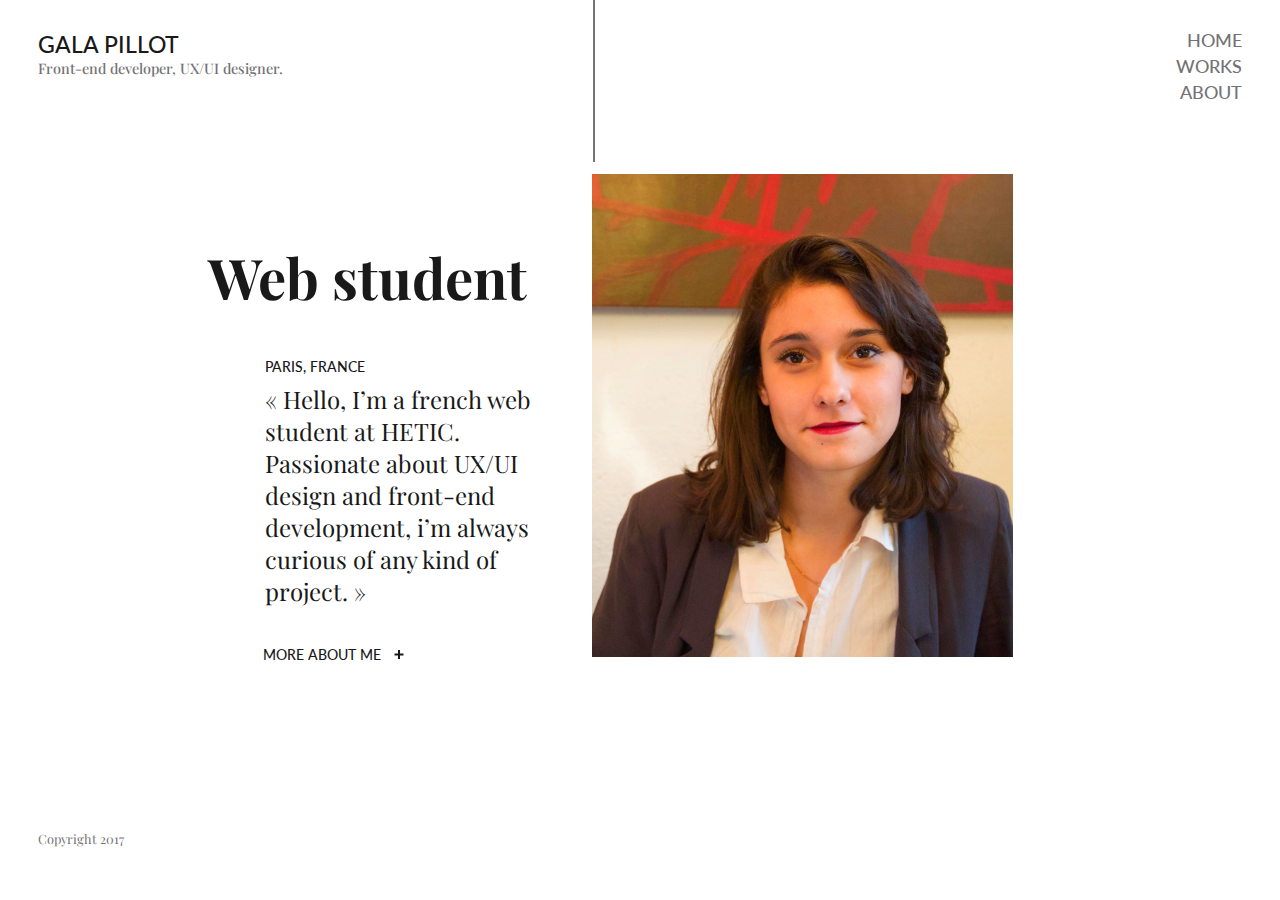
<file: index.html>
<!DOCTYPE html>
<html lang="en">
<head>
	<meta charset="UTF-8">
	<meta name="viewport" content="width=device-width, initial-scale=0.0, user-scalable=no, minimum-scale=1.0, maximum-scale=1.0"/>
  <meta http-equiv="X-UA-Compatible" content="ie=edge">
	<meta name="description" content="Freelancing student in Paris. Front-end Developer, UX/UI Designer and SEO Consultant."/>
	<meta name="keywords" content="freelance,SEO consulting,front-end developer,freelance developer,UX design,UI design,freelance designer,web consulting">
	<link rel="stylesheet" href="styles/main.css">
	<link rel="stylesheet" href="styles/medias.css">
	<!--[if lt IE 9]>
  	<script src="http://css3-mediaqueries-js.googlecode.com/svn/trunk/css3-mediaqueries.js"></script>
	<![endif]-->
	<link href="https://fonts.googleapis.com/css?family=Playfair+Display:400,700" rel="stylesheet">
	<link href="https://fonts.googleapis.com/css?family=Lato:400,700" rel="stylesheet">
	<link rel="stylesheet" href="styles/animate.css">
  <link rel="icon" type="image/png" href="images/favicon.png">
  <!--[if IE]><link rel="shortcut icon" type="image/x-icon" href="images/favicon.ico" /><![endif]-->
	<title>Gala Pillot | Portfolio</title>
</head>
<body>
	<div class="Menu_Burger">
		<img id="Menu_Burger_Close" src="images/burgerclose.png" alt="Close" onclick="closeMenu();">
		<ul class="Menu_Burger_List">
			<li><a href="index.html">home</a></li>
			<li><a href="works.html">works</a></li>
			<li><a href="about.html">about</a></li>
		</ul>
	</div>
	<div class="Container">
		<div class="Container_Header">
			<div class="Container_Name">
				<h1>Gala Pillot</h1>
				<h6>Front-end developer, UX/UI designer.</h6>
			</div>
			<div class="Container_Line1"></div>
			<div class="Container_Menu">
				<img class="Container_Menu_Burger" src="images/burger.png" alt="Menu" onclick="openMenu();">
				<ul class="Container_Menu_List">
					<li><a href="index.html">home</a></li>
					<li><a href="works.html">works</a></li>
					<li><a href="about.html">about</a></li>
				</ul>
			</div>
		</div>

		<div class="Container_Content">
			<div class="Container_Text">
				<div class="Container_Bio bio animated">
					<h1>Web student</h1>
					<h4>paris, france</h4>
					<p>« Hello, I’m a french web student at HETIC. Passionate about UX/UI design and front-end development, i’m always curious of any kind of project. »</p>
				</div>
				<div class="Container_Text_Button">
					<a href="about.html"><div class="Container_Button button" onmouseover="buttonIn();" onmouseout="buttonOut();">
						<h4 id="Text_Button">more about me</h4>
						<img src="images/plus.png" alt="More" class="Img_Button imgB">
					</div></a>
				</div>
			</div>
			<div class="Container_Image" onmouseover="transitionIn();" onmouseout="transitionOut();">
				<img id="Gala" src="images/galaa.jpg" alt="Gala Pillot">
			</div>
		</div>


		<h6 class=Container_Footer>Copyright 2017</h6>
	</div>

	<script src="scripts/main.js"></script>
	<script src="https://ajax.googleapis.com/ajax/libs/jquery/3.1.1/jquery.min.js"></script>
</body>
</html>
</file>
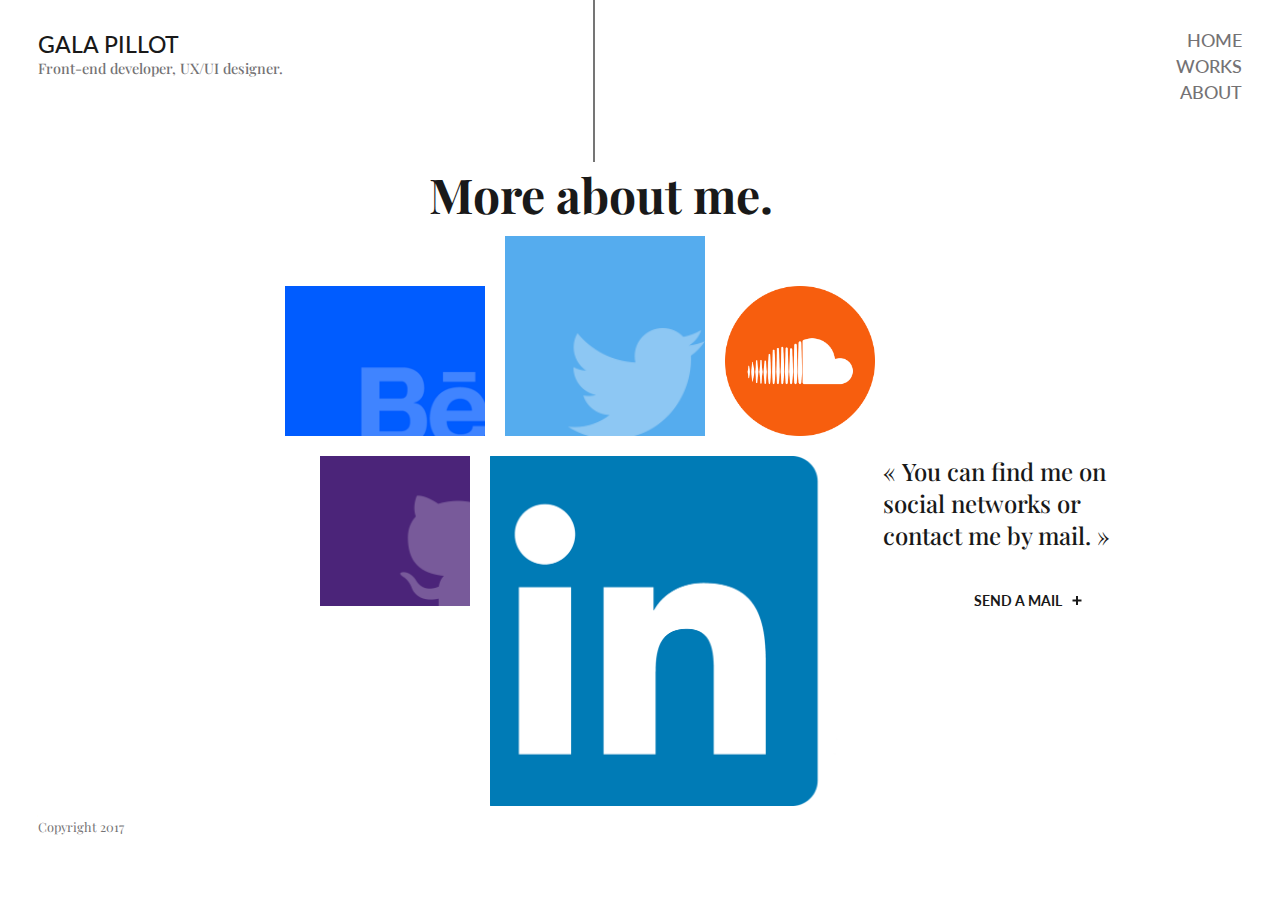
<file: about.html>
<!DOCTYPE html>
<html lang="en">
<head>
  <meta charset="UTF-8">
	<meta name="viewport" content="width=device-width, initial-scale=0.0, user-scalable=no, minimum-scale=1.0, maximum-scale=1.0"/>
  <meta http-equiv="X-UA-Compatible" content="ie=edge">
	<meta name="description" content="Freelancing student in Paris. Front-end Developer, UX/UI Designer and SEO Consultant."/>
	<meta name="keywords" content="freelance,SEO consulting,front-end developer,freelance developer,UX design,UI design,freelance designer,web consulting">
	<link rel="stylesheet" href="styles/main.css">
	<link rel="stylesheet" href="styles/medias.css">
	<!--[if lt IE 9]>
  	<script src="http://css3-mediaqueries-js.googlecode.com/svn/trunk/css3-mediaqueries.js"></script>
	<![endif]-->
	<link href="https://fonts.googleapis.com/css?family=Playfair+Display:400,700" rel="stylesheet">
	<link href="https://fonts.googleapis.com/css?family=Lato:400,700" rel="stylesheet">
	<link rel="stylesheet" href="styles/animate.css">
  <link rel="icon" type="image/png" href="images/favicon.png">
	<!--[if IE]><link rel="shortcut icon" type="image/x-icon" href="images/favicon.ico" /><![endif]-->
	<title>Gala Pillot | Portfolio</title>
</head>
<body>

  <div class="Menu_Burger">
		<img id="Menu_Burger_Close" src="images/burgerclose.png" alt="Close" onclick="closeMenu();">
		<ul class="Menu_Burger_List">
			<li><a href="index.html">home</a></li>
			<li><a href="works.html">works</a></li>
			<li><a href="about.html">about</a></li>
		</ul>
	</div>
	<div class="Container">
    <div class="Container_Header">
			<div class="Container_Name">
				<h1>Gala Pillot</h1>
				<h6>Front-end developer, UX/UI designer.</h6>
			</div>
			<div class="Container_Line1" id="Container_Line_About"></div>
			<div class="Container_Menu">
				<img class="Container_Menu_Burger" src="images/burger.png" alt="Menu" onclick="openMenu();">
				<ul class="Container_Menu_List">
					<li><a href="index.html">home</a></li>
					<li><a href="works.html">works</a></li>
					<li><a href="about.html">about</a></li>
				</ul>
			</div>
		</div>

    <div class="Container_Titre">More about me.</div>
    <div class="Container_Blocks_Up">
  		<a href="https://www.behance.net/galapillot" target="_blank"><div class="Container_Block1"></div></a>
  		<a href="https://twitter.com/galapillot" target="_blank"><div class="Container_Block2"></div></a>
  		<a href="https://soundcloud.com/gala-pillot" target="_blank"><div class="Container_Block3"></div></a>
		</div>

		<div class="Container_Blocks_Down">
  		<a href="https://github.com/Galalafm" target="_blank"><div class="Container_Block4"></div></a>
  		<a href="https://www.linkedin.com/in/GalaPillot/" target="_blank"><div class="Container_Block5"></div></a>
    </div>

    <div class="Container_Text" id="Container_Text_About"><h3>« You can find me on social networks or contact me by mail. »</h3></div>
    <div class="Container_Text_Button_About">
      <a href="mailto:gala.pill@gmail.com" target="_top"><div class="Container_Button_About button" onmouseover="buttonIn();" onmouseout="buttonOut();">
        <h4 id="Text_Button">send a mail</h4>
        <img src="images/plus.png" alt="More" class="Img_Button imgB">
      </div></a>
    </div>
    <h6 class=Container_Footer_About>Copyright 2017</h6>
  </div>


  <script src="scripts/main.js"></script>
  <script src="https://ajax.googleapis.com/ajax/libs/jquery/3.1.1/jquery.min.js"></script>
</body>
</html>
</file>
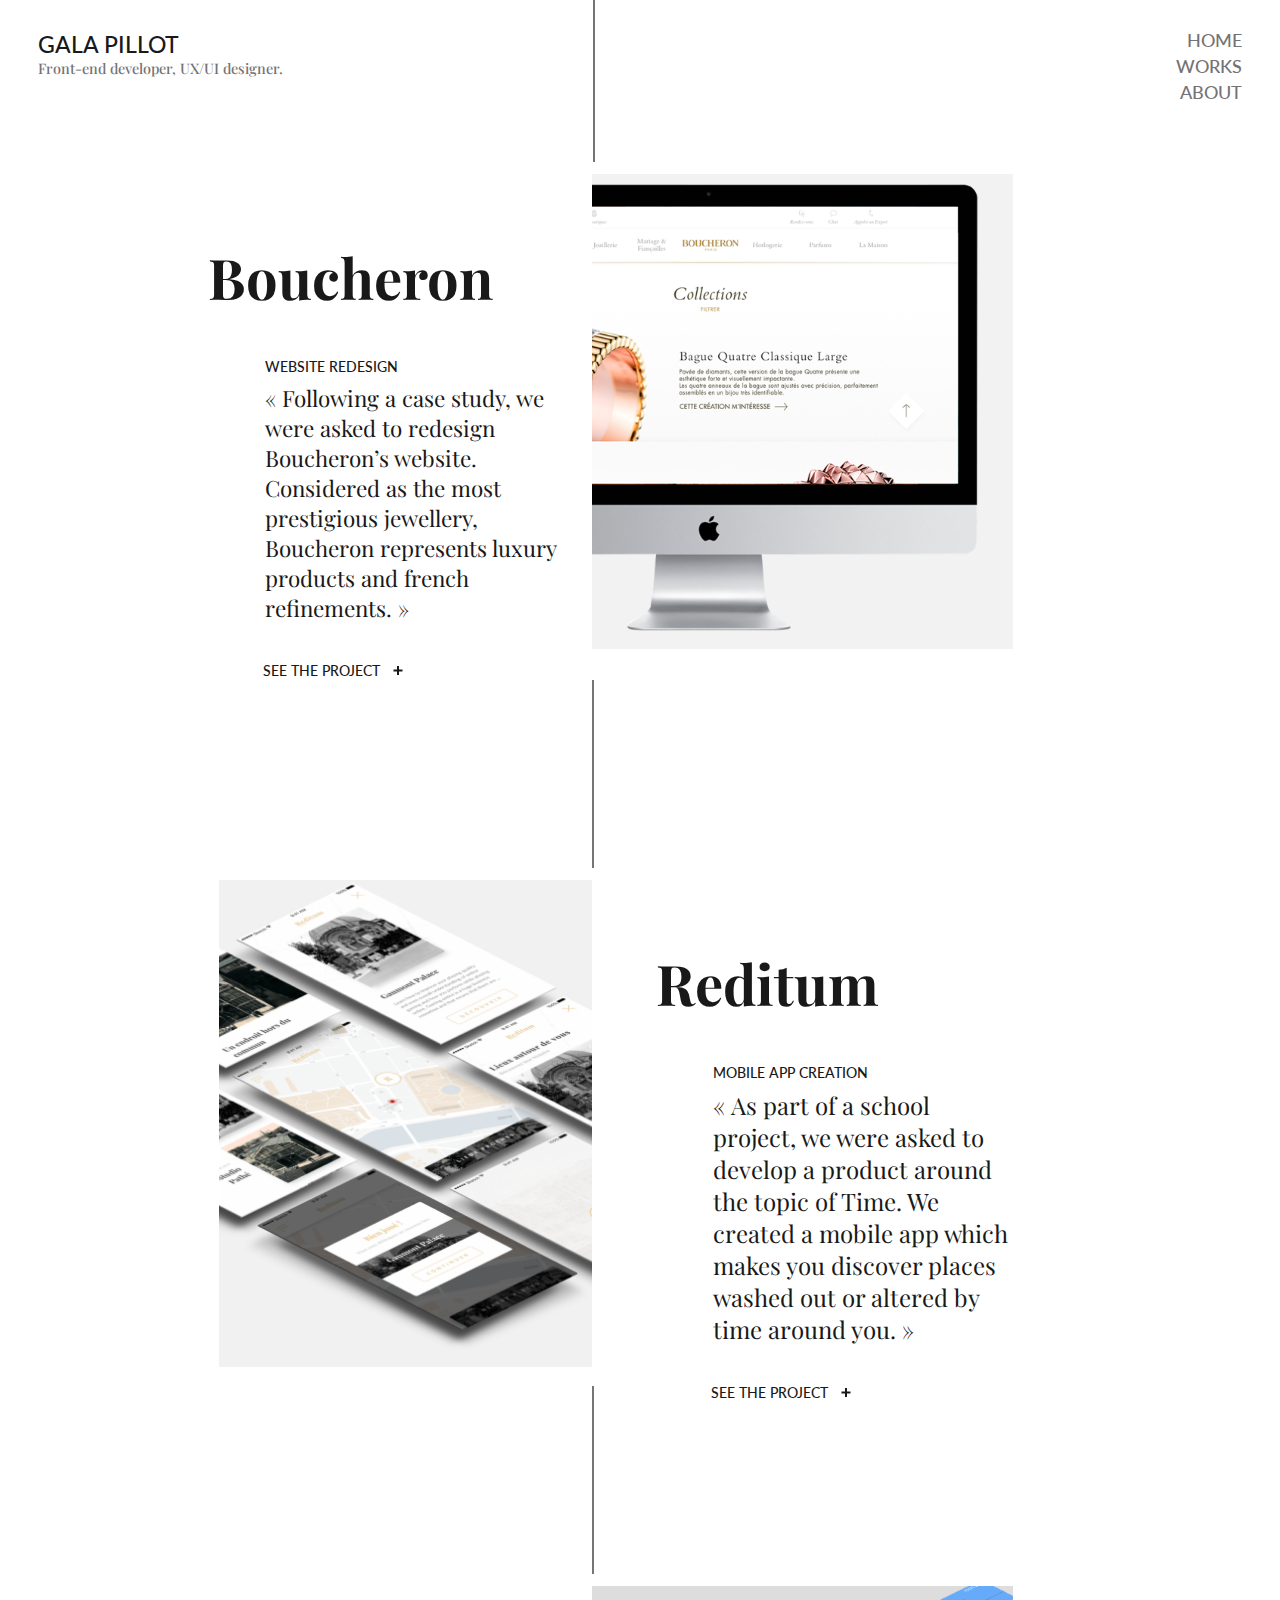
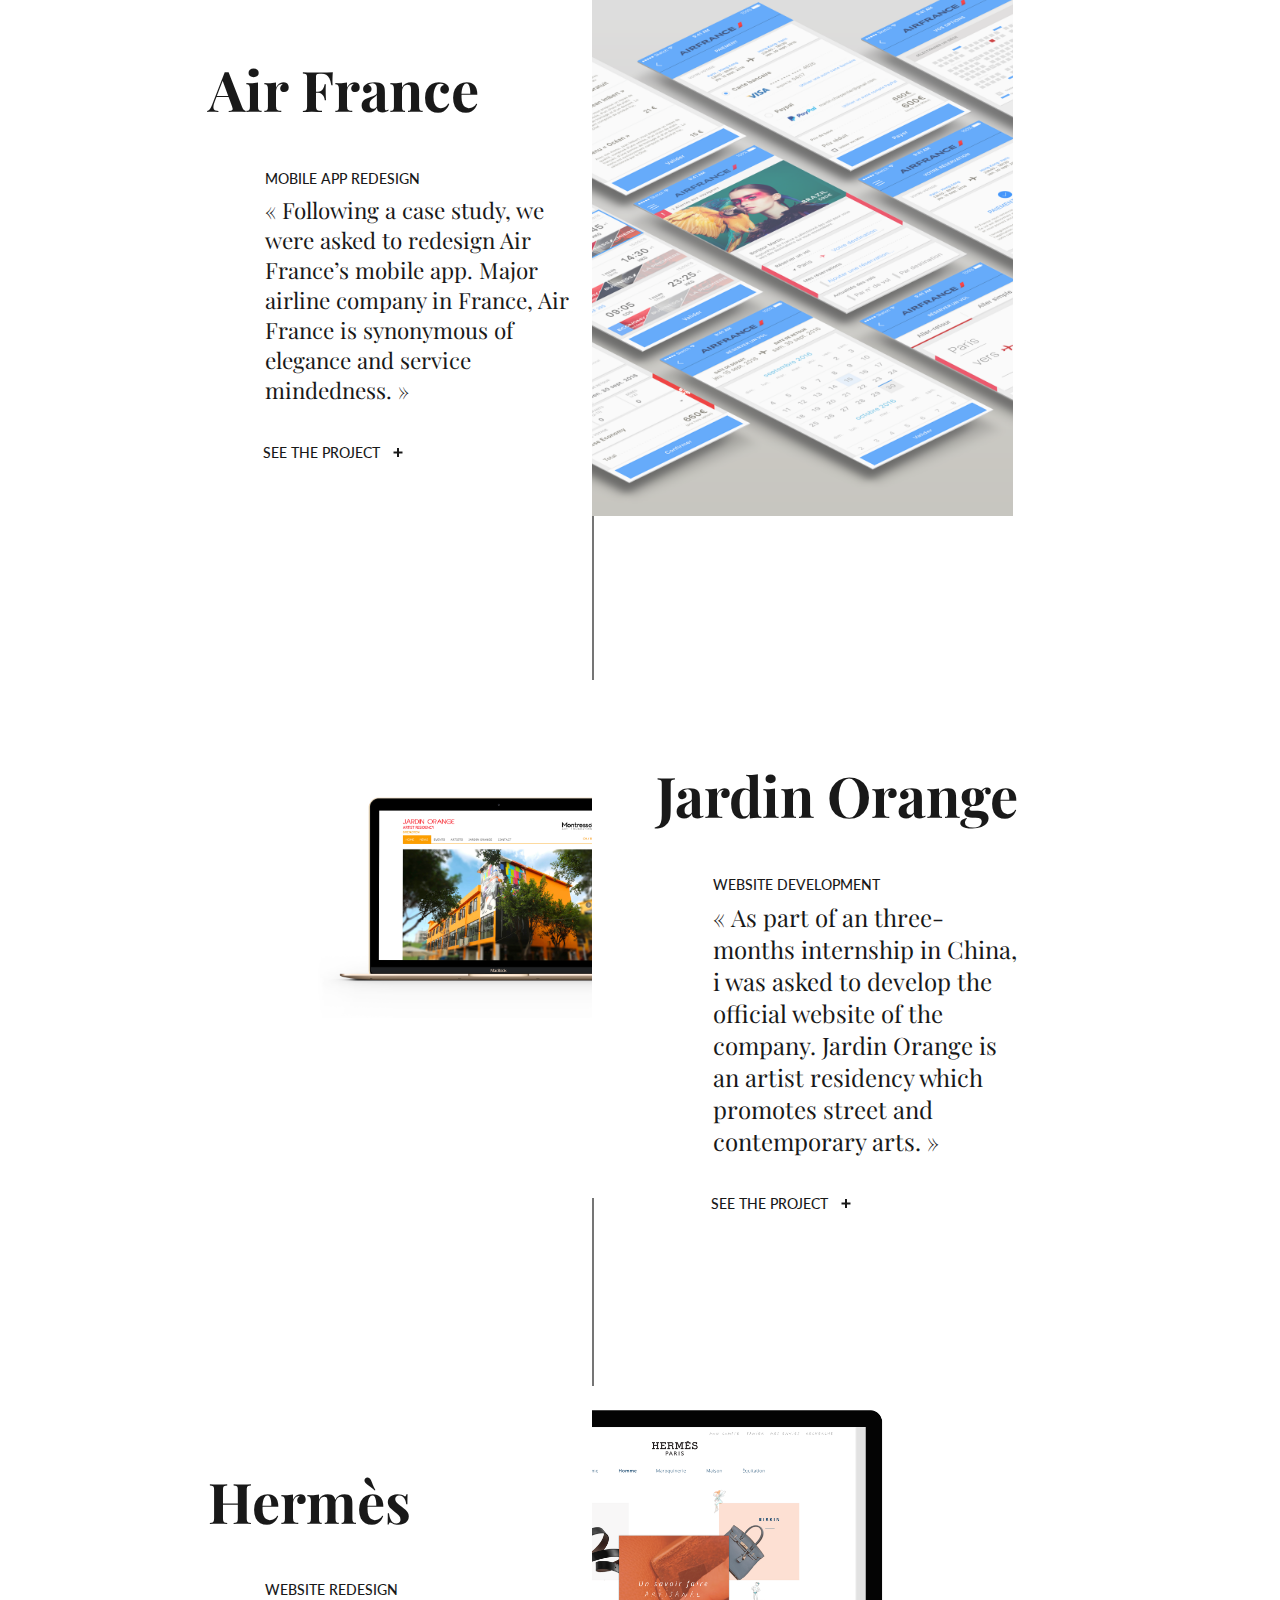
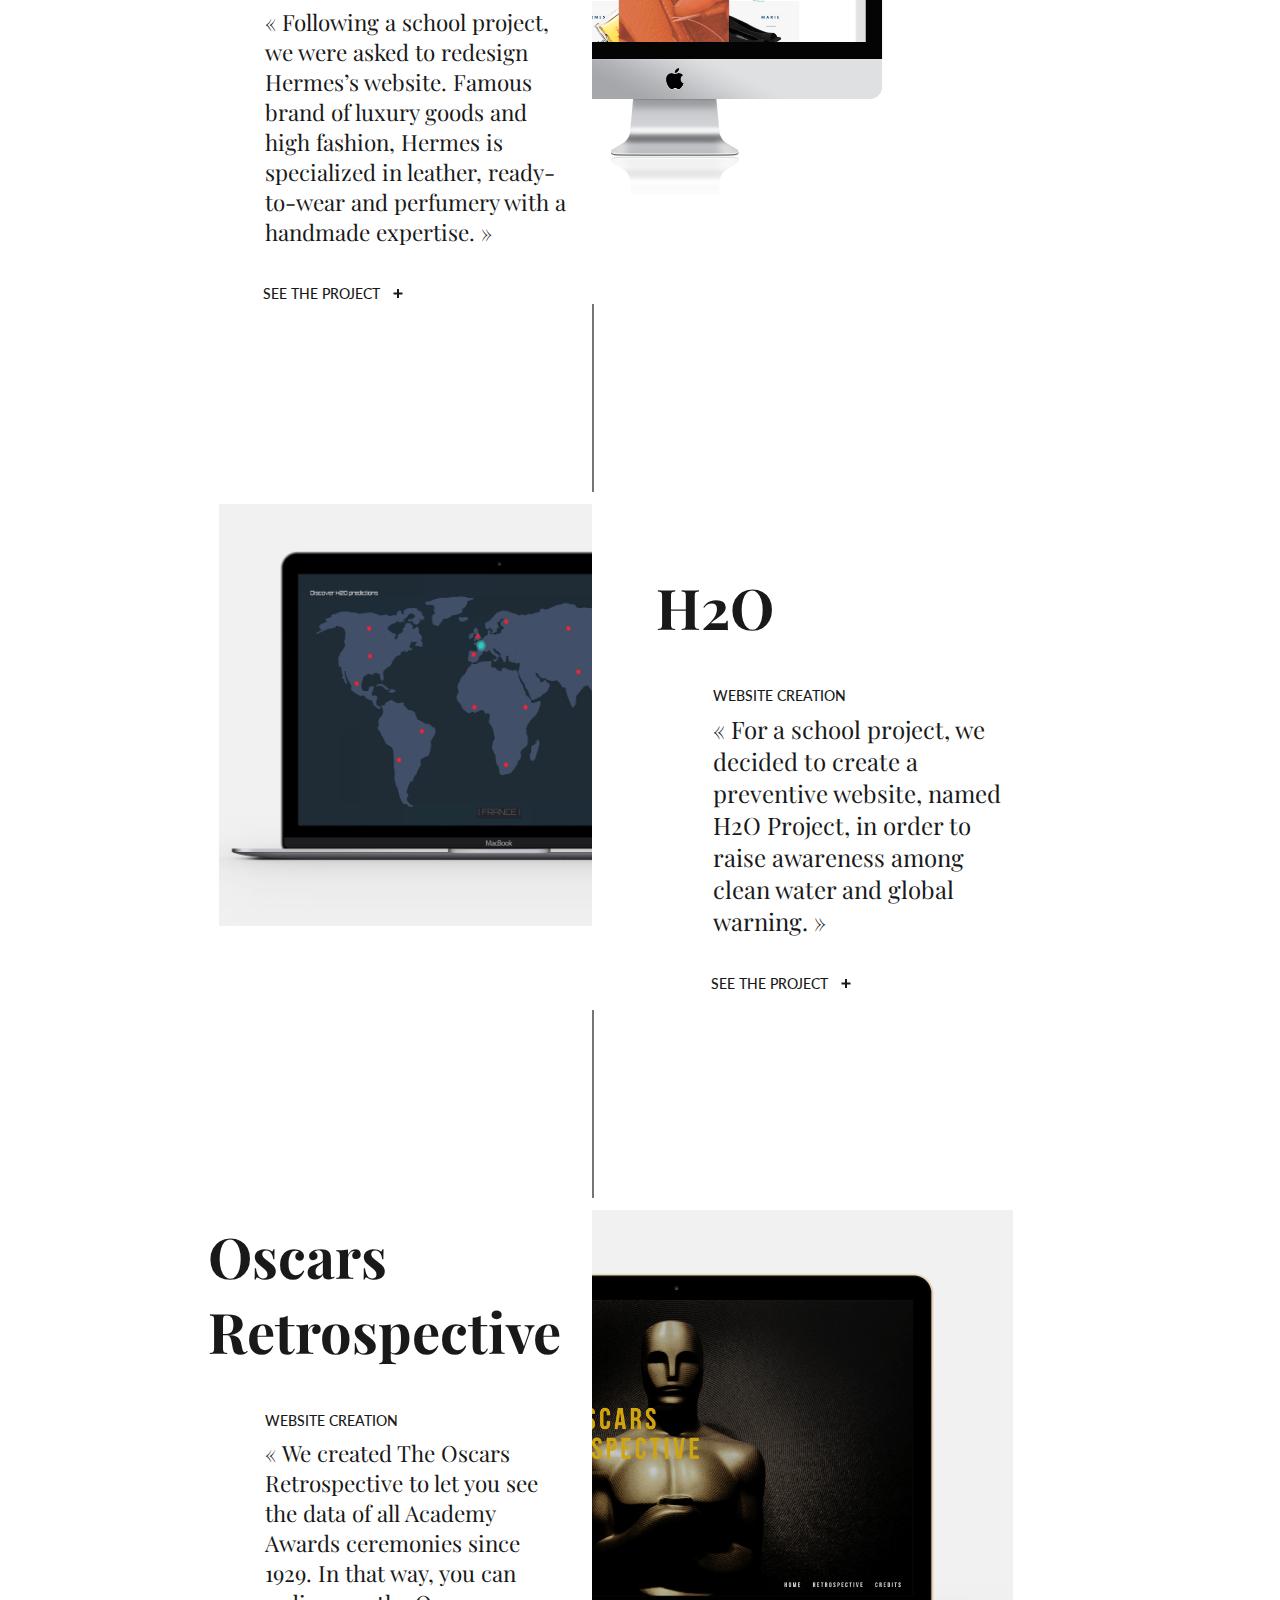
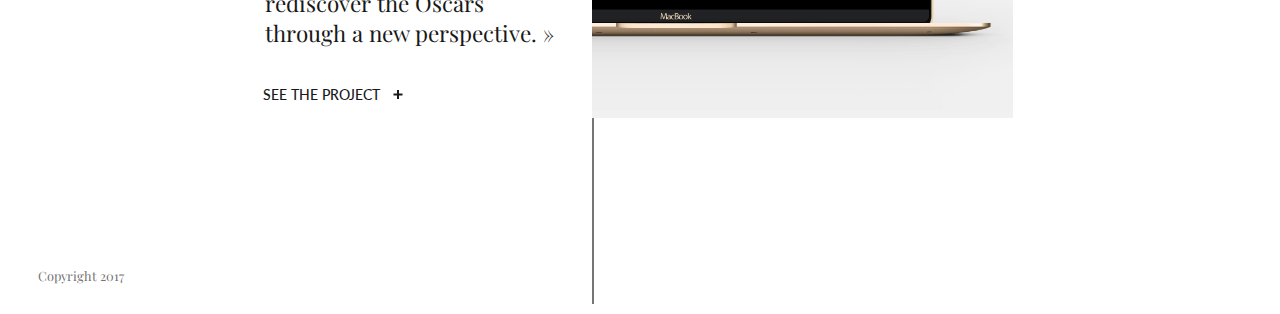
<file: works.html>
<!DOCTYPE html>
<html lang="en">
<head>
  <meta charset="UTF-8">
	<meta name="viewport" content="width=device-width, initial-scale=0.0, user-scalable=no, minimum-scale=1.0, maximum-scale=1.0"/>
  <meta http-equiv="X-UA-Compatible" content="ie=edge">
	<meta name="description" content="Freelancing student in Paris. Front-end Developer, UX/UI Designer and SEO Consultant."/>
	<meta name="keywords" content="freelance,SEO consulting,front-end developer,freelance developer,UX design,UI design,freelance designer,web consulting">
	<link rel="stylesheet" href="styles/main.css">
	<link rel="stylesheet" href="styles/medias.css">
	<!--[if lt IE 9]>
  	<script src="http://css3-mediaqueries-js.googlecode.com/svn/trunk/css3-mediaqueries.js"></script>
	<![endif]-->
	<link href="https://fonts.googleapis.com/css?family=Playfair+Display:400,700" rel="stylesheet">
	<link href="https://fonts.googleapis.com/css?family=Lato:400,700" rel="stylesheet">
	<link rel="stylesheet" href="styles/animate.css">
  <link rel="icon" type="image/png" href="images/favicon.png">
  <!--[if IE]><link rel="shortcut icon" type="image/x-icon" href="images/favicon.ico" /><![endif]-->
	<title>Gala Pillot | Portfolio</title>
</head>
<body>

	<div class="Menu_Burger">
		<img id="Menu_Burger_Close" src="images/burgerclose.png" alt="Close" onclick="closeMenu();">
		<ul class="Menu_Burger_List">
			<li><a href="index.html">home</a></li>
			<li><a href="works.html">works</a></li>
			<li><a href="about.html">about</a></li>
		</ul>
	</div>
	<div class="Container">
		<div class="Container_Header">
			<div class="Container_Name">
				<h1>Gala Pillot</h1>
				<h6>Front-end developer, UX/UI designer.</h6>
			</div>
			<div class="Container_Line1"></div>
			<div class="Container_Menu">
				<img class="Container_Menu_Burger" src="images/burger.png" alt="Menu" onclick="openMenu();">
				<ul class="Container_Menu_List">
					<li><a href="index.html">home</a></li>
					<li><a href="works.html">works</a></li>
					<li><a href="about.html">about</a></li>
				</ul>
			</div>
		</div>

		<!-- Boucheron -->
		<div class="Container_Content">
			<div class="Container_Text_Works text1">
				<div class="Container_Bio bio1 animated">
					<h1>Boucheron</h1>
					<h4>website redesign</h4>
					<p>« Following a case study, we were asked to redesign Boucheron’s website. Considered as the most prestigious jewellery, Boucheron represents luxury products and french refinements. »</p>
				</div>
				<div class="Container_Text_Button">
					<a href="https://projects.invisionapp.com/share/ZQ98YY59T#/screens" target="_blank"><div class="Container_Button button1" onmouseover="buttonIn();" onmouseout="buttonOut();">
						<h4 id="Text_Button" class="textB1">see the project</h4>
						<img src="images/plus.png" alt="More" class="Img_Button imgB1">
					</div></a>
				</div>
			</div>
			<div class="Container_Image_Works work1" onmouseover="transitionIn();" onmouseout="transitionOut();">
				<img id="Boucheron" src="images/boucheron.png" alt="Boucheron Website">
			</div>
		</div>

		<div class="Container_Line2"></div>

		<!-- Reditum -->
		<div class="Container_Content_Left">
			<div class="Container_Text_Left">
				<div class="Container_Bio_Left bioL1 animated">
					<h1>Reditum</h1>
					<h4>mobile app creation</h4>
					<p>« As part of a school project, we were asked to develop a product around the topic of Time. We created a mobile app which makes you discover places washed out or altered by time around you. »</p>
				</div>
				<div class="Container_Text_Button_Left">
					<a href="http://www.galapillot.com/reditum" target="_blank"><div class="Container_Button_Left buttonL1" onmouseover="buttonInLeft();" onmouseout="buttonOutLeft();">
						<h4 id="Text_Button_Left" class="textBL1">see the project</h4>
						<img src="images/plus.png" alt="More" class="Img_Button_Left imgBL1">
					</div></a>
				</div>
			</div>
			<div class="Container_Image_Left imgL1" onmouseover="transitionInLeft();" onmouseout="transitionOutLeft();">
				<img id="Reditum" src="images/reditum.png" alt="Boucheron Website">
			</div>
		</div>

		<div class="Container_Line2"></div>

		<!-- AirFrance -->
		<div class="Container_Content">
			<div class="Container_Text_Works">
				<div class="Container_Bio bio2 animated">
					<h1>Air France</h1>
					<h4>mobile app redesign</h4>
					<p>« Following a case study, we were asked to redesign Air France’s mobile app. Major airline company in France, Air France is synonymous of elegance and service mindedness. »</p>
				</div>
				<div class="Container_Text_Button">
					<a href="https://marvelapp.com/10b3h80" target="_blank"><div class="Container_Button button2" onmouseover="buttonIn();" onmouseout="buttonOut();">
						<h4 id="Text_Button" class="textB2">see the project</h4>
						<img src="images/plus.png" alt="More" class="Img_Button imgB2">
					</div></a>
				</div>
			</div>
			<div class="Container_Image_Works work2" onmouseover="transitionIn();" onmouseout="transitionOut();">
				<img id="AirFrance" src="images/airfrance.png" alt="AirFrance App">
			</div>
		</div>

		<div class="Container_Line2"></div>

		<!-- Jardin Orange -->
		<div class="Container_Content_Left">
			<div class="Container_Text_Left">
				<div class="Container_Bio_Left bioL2 animated">
					<h1>Jardin Orange</h1>
					<h4>website development</h4>
					<p>« As part of an three-months internship in China, i was asked to develop the official website of the company. Jardin Orange is an artist residency which promotes street and contemporary arts. »</p>
				</div>
				<div class="Container_Text_Button_Left">
					<a href="http://www.jardinorange.com/" target="_blank"><div class="Container_Button_Left buttonL2" onmouseover="buttonInLeft();" onmouseout="buttonOutLeft();">
						<h4 id="Text_Button_Left" class="textBL2">see the project</h4>
						<img src="images/plus.png" alt="More" class="Img_Button_Left imgBL2">
					</div></a>
				</div>
			</div>
			<div class="Container_Image_Left imgL2" onmouseover="transitionInLeft();" onmouseout="transitionOutLeft();">
				<img id="JardinOrange" src="images/jardinorange.png" alt="Jardin Orange Website">
			</div>
		</div>

		<div class="Container_Line2"></div>

		<!-- Hermes -->
		<div class="Container_Content">
			<div class="Container_Text_Works">
				<div class="Container_Bio bio3 animated">
					<h1>Hermès</h1>
					<h4>website redesign</h4>
					<p>« Following a school project, we were asked to redesign Hermes’s website. Famous brand of luxury goods and high fashion, Hermes is specialized in leather, ready-to-wear and perfumery with a handmade expertise. » </p>
				</div>
				<div class="Container_Text_Button">
					<a href="https://invis.io/VN9UWH1KM" target="_blank"><div class="Container_Button button3" onmouseover="buttonIn();" onmouseout="buttonOut();">
						<h4 id="Text_Button" class="textB3">see the project</h4>
						<img src="images/plus.png" alt="More" class="Img_Button imgB3">
					</div></a>
				</div>
			</div>
			<div class="Container_Image_Works work3" onmouseover="transitionIn();" onmouseout="transitionOut();">
				<img id="Hermes" src="images/hermes.png" alt="Hermes Website">
			</div>
		</div>

		<div class="Container_Line2"></div>

		<!-- H2O -->
		<div class="Container_Content_Left">
			<div class="Container_Text_Left">
				<div class="Container_Bio_Left bioL3 animated">
					<h1>H2O</h1>
					<h4>website creation</h4>
					<p>« For a school project, we decided to create a preventive website, named H2O Project, in order to raise awareness among clean water and global warning. »</p>
				</div>
				<div class="Container_Text_Button_Left">
					<a href="http://alex-berneau.com/hetic/H3/H2O/" target="_blank"><div class="Container_Button_Left buttonL3" onmouseover="buttonInLeft();" onmouseout="buttonOutLeft();">
						<h4 id="Text_Button_Left" class="textBL3">see the project</h4>
						<img src="images/plus.png" alt="More" class="Img_Button_Left imgBL3">
					</div></a>
				</div>
			</div>
			<div class="Container_Image_Left imgL3" onmouseover="transitionInLeft();" onmouseout="transitionOutLeft();">
				<img id="H2O" src="images/h2o.png" alt="Jardin Orange Website">
			</div>
		</div>

		<div class="Container_Line2"></div>

		<!-- Oscars Retrospective -->
		<div class="Container_Content">
			<div class="Container_Text_Works">
				<div class="Container_Bio bio4 animated">
					<h1>Oscars Retrospective</h1>
					<h4>website creation</h4>
					<p>« We created The Oscars Retrospective to let you see the data of all Academy Awards ceremonies since 1929. In that way, you can rediscover the Oscars through a new perspective. » </p>
				</div>
				<div class="Container_Text_Button">
					<a href="https://www.behance.net/gallery/38082479/The-Oscar-Retrospective-Concept-Design" target="_blank"><div class="Container_Button button4" onmouseover="buttonIn();" onmouseout="buttonOut();">
						<h4 id="Text_Button" class="textB4">see the project</h4>
						<img src="images/plus.png" alt="More" class="Img_Button imgB4">
					</div></a>
				</div>
			</div>
			<div class="Container_Image_Works work4" onmouseover="transitionIn();" onmouseout="transitionOut();">
				<img id="Oscars" src="images/oscars.png" alt="Oscars Retrospective">
			</div>
		</div>

		<div class="Container_Line2"></div>

		<h6 class=Container_Footer_Works>Copyright 2017</h6>
	</div>

  <script src="scripts/main.js"></script>
  <script src="https://ajax.googleapis.com/ajax/libs/jquery/3.1.1/jquery.min.js"></script>
</body>
</html>
</file>
<file: styles/main.css>
/** HOME **/

.Container {
/*  border:1px solid red;*/
  margin: 30px 30px 0px 30px;
}

a {
  text-decoration: none;
  color:#191919;
  padding:0;
  margin:0;
}

/* Burger Menu Mobile */

.Menu_Burger {
  width:100%;
  display:none;
}

#Menu_Burger_Close {
  margin-left: 87%;
  margin-top: 4%;
  width:40px;
}

.Menu_Burger_List {
  list-style:none;
  margin:50% 0 0 0;
  padding:0;
}

.Menu_Burger_List li {
  margin:0;
  padding:0;
  text-align:center;
  padding-bottom:20px;
  font-size: 1.5em;
  text-transform: uppercase;
}

 li a {
  text-decoration: none;
  font-family: 'Helvetica Neue','Lato';
  font-weight: 500;
  color: #747274;
}

li a:hover {
  color: #191919;
  font-weight: 700;
}

/* Header */

.Container_Header {
  display:flex;
  -moz-display:flex;
  -webkit-display:flex;
  justify-content: space-between;
  -moz-justify-content: space-between;
  -webkit-justify-content: space-between;
}

.Container_Name {
  width:20%;
}

.Container_Name h1 {
  margin:0;
  padding:0;
  font-family: 'Helvetica Neue','Lato';
  font-weight: 500;
  font-size: 1.45em;
  color: #191919;
  text-transform: uppercase;
}

.Container_Name h6 {
  margin:0;
  padding:0;
  font-family: 'Playfair Display';
  font-weight: 500;
  font-size: 0.9em;
  color: #747274;
}

.Container_Line1 {
  border-right:2px solid #191919;
  opacity:0.6;
  height:170px;
  z-index: -10;
  margin-right: 8%;
  margin-top: -2%;
}

.Container_Menu {
  width: 20%;
}

.Container_Menu_Burger {
  display:none;
}

.Container_Menu_List {
  list-style:none;
  margin:0;
}

.Container_Menu_List li {
  font-family: 'Helvetica Neue','Lato';
  font-weight: 500;
  padding-bottom:5px;
  font-size: 1.1em;
  text-align: right;
  color: #747274;
  text-transform: uppercase;
}

.Container_Menu_List li:hover {
  color: #191919;
  font-weight: 700;
}


/* Content */

.Container_Content {
  margin-top: 1%;
}

.Container_Text {
  width:25%;
  margin-left: 20%;
  position: absolute;
  z-index:1;
}

.Container_Text h1 {
  font-family: 'Playfair Display';
  font-weight: 700;
  font-size:3.5em;
  margin: 20% 0 0 0;
  padding:0;
  color: #191919;
}

.Container_Text h4 {
  font-family: 'Helvetica Neue','Lato';
  font-weight: 500;
  font-size: 0.9em;
  padding:0;
  margin: 10% 0 0 8%;
  color: #191919;
  text-transform: uppercase;
}

.Container_Text p {
  font-family: 'Playfair Display';
  font-weight: 400;
  width:75%;
  color: #191919;
  margin: 2% 0 0 8%;
  padding:0;
  font-size:1.5em;
}

.Container_Text_Button {
  margin-top: 5%;
}

#Text_Button {
  margin:0;
  padding:0 0 0 32px;
}

#Text_Button_Left {
  margin:0;
  padding:0 0 0 32px;
}

.Img_Button {
  margin-left: 6%;
}

.Container_Button {
  width:50%;
  height:50px;
  text-align: center;
  display:flex;
  -moz-display:flex;
  -webkit-display:flex;
  align-items: center;
  -moz-align-items: center;
  -webkit-align-items: center;
}

.Container_Image {
  width: 30%;
  overflow: hidden;
  z-index: 99;
  height:530px;
  margin-left: 46%;
}

.-active {
  overflow: visible!important;
}

#Gala {
  margin-left: -60%;
  margin-top: -5%;
  width:180%;
  z-index: 99;
}

#Boucheron {
  margin-left: -45%;
  margin-top: -4%;
  width:145%;
  z-index: 99;
}

#Reditum {
  margin-left: -55%;
  margin-top: -5%;
  width:180%;
  z-index: 99;
}

#AirFrance {
  margin-left: -45%;
  margin-top: -5%;
  width:190%;
  z-index: 99;
}

#JardinOrange {
  margin-left: -5%;
  margin-top: -5%;
  width:160%;
  z-index: 99;
}

#Hermes {
  margin-left: -55%;
  margin-top: -7%;
  width:150%;
  z-index: 99;
}

#H2O {
  margin-left: -5%;
  margin-top: -5%;
  width:160%;
  z-index: 99;
}

#Oscars {
  margin-left: -65%;
  margin-top: -7%;
  width:170%;
  z-index: 99;
}

/* Footer */

.Container_Footer {
  padding-top: 5%;
  font-family: 'Playfair Display';
  font-weight: 400;
  font-size: 0.8em;
  color: #747274;
}

.Container_Footer_Works {
  margin-top: -3%;
  font-family: 'Playfair Display';
  font-weight: 400;
  font-size: 0.8em;
  color: #747274;
}

.Container_Footer_About {
  margin-top: 12%;
  font-family: 'Playfair Display';
  font-weight: 400;
  font-size: 0.8em;
  color: #747274;
}

.Container_Line2 {
  border-right:2px solid #191919;
  opacity:0.6;
  height:188px;
  z-index: -10;
  position:relative;
  width:46.05%;
  margin-top: 1%;
}

/** WORKS **/

.Container_Text_Works {
  width:25%;
  margin-left: 20%;
  position: absolute;
  z-index:1;
}

.Container_Text_Works h1 {
  font-family: 'Playfair Display';
  font-weight: 700;
  font-size:3.5em;
  margin: 10% 0 0 0;
  padding:0;
  color: #191919;
}

.Container_Text_Works h4 {
  font-family: 'Helvetica Neue','Lato';
  font-weight: 500;
  font-size: 0.9em;
  padding:0;
  margin: 10% 0 0 8%;
  color: #191919;
  text-transform: uppercase;
}

.Container_Text_Works p {
  font-family: 'Playfair Display';
  font-weight: 400;
  width:75%;
  color: #191919;
  margin: 2% 0 0 8%;
  padding:0;
  font-size:1.4em;
}

.Container_Content_Left {
  margin-top: 1%;
}

.Container_Text_Left {
  width:25%;
  margin-left: 50%;
  position: absolute;
  z-index:1;
}

.Container_Text_Left h1 {
  font-family: 'Playfair Display';
  font-weight: 700;
  font-size:3.5em;
  margin: 13% 0 0 0;
  padding:0;
  color: #191919;
}

.Container_Text_Left h4 {
  font-family: 'Helvetica Neue','Lato';
  font-weight: 500;
  font-size: 0.9em;
  padding:0;
  margin: 10% 0 0 8%;
  color: #191919;
  text-transform: uppercase;
}

.Container_Text_Left p {
  font-family: 'Playfair Display';
  font-weight: 400;
  width:75%;
  color: #191919;
  margin: 2% 0 0 8%;
  padding:0;
  font-size:1.5em;
}

.Container_Text_Button_Left {
  margin-top: 5%;
}

#Text_Button_Left {
  margin:0;
  padding:0 0 0 32px;
}

.Img_Button_Left {
  margin-left: 6%;
}

.Container_Button_Left {
  width:50%;
  height:50px;
  text-align: center;
  display:flex;
  -moz-display:flex;
  -webkit-display:flex;
  align-items: center;
  -moz-align-items: center;
  -webkit-align-items: center;
}

.Container_Image_Left {
  width: 30%;
  overflow: hidden;
  z-index: 99;
  height:530px;
  margin-left: 16.2%;
}

.Container_Image_Left img {
  margin-left: -45%;
  margin-top: -5%;
  width:170%;
  z-index: 99;
}

.Container_Image_Works {
  width: 30%;
  overflow: hidden;
  z-index: 99;
  height:530px;
  margin-left: 46%;
}

.bio4 {
  margin-top: -13%;
}

/** ABOUT **/

.Container_Titre {
  font-family: 'Playfair Display';
  font-weight: 700;
  width:30%;
  margin:auto;
  font-size: 3em;
  color: #191919;
}

.Container_Blocks_Up {
  width:50%;
  margin:1% 0 0 18%;
  display:flex;
  -moz-display:flex;
  -webkit-display:flex;
  flex-wrap: wrap;
  -moz-flex-wrap: wrap;
  -webkit-flex-wrap: wrap;
  justify-content: center;
  -moz-justify-content: center;
  -webkit-justify-content: center;
  align-items: flex-end;
  -moz-align-items: flex-end;
  -webkit-align-items: flex-end;
  align-content: center;
  -moz-align-content: center;
  -webkit-align-content: center;
}

.Container_Blocks_Down {
  width:50%;
  margin:0 0 0 18%;
  display:flex;
  -moz-display:flex;
  -webkit-display:flex;
  flex-wrap: wrap;
  -moz-flex-wrap: wrap;
  -webkit-flex-wrap: wrap;
  justify-content: center;
  -moz-justify-content: center;
  -webkit-justify-content: center;
  align-items: flex-start;
  -moz-align-items: flex-start;
  -webkit-align-items: flex-start;
  align-content: center;
  -moz-align-content: center;
  -webkit-align-content: center;
}

.Container_Block1{
  background-image:url("../images/behance.png");
  background-size: cover;
  background-position: right;
  width:200px;
  margin:10px 10px 10px 10px;
  height: 150px;
}

.Container_Block1:hover {
  background-image: url('../images/carrebehance.png');
}

.Container_Block2{
  background-image:url("../images/twitter.png");
  background-size: cover;
  background-position: bottom;
  width:200px;
  margin:10px 10px 10px 10px;
  height: 200px;
}

.Container_Block2:hover {
  background-image: url('../images/carretwitter.png');
}

.Container_Block3{
  width:150px;
  background-image:url("../images/soundcloud.png");
  background-size: cover;
  background-position: left;
  height: 150px;
  margin:10px 10px 10px 10px;
}

.Container_Block3:hover {
  background-image: url('../images/carresc.png');
}

.Container_Block4{
  background-image:url("../images/github.png");
  background-size:cover;
  background-position: right;
  width:150px;
  height: 150px;
  margin:10px 10px 10px 10px;
}

.Container_Block4:hover {
  background-image: url('../images/carregithub.png');
}

.Container_Block5{
  background-image:url("../images/linkedin.png");
  background-size: cover;
  background-position: bottom;
  width:350px;
  height: 350px;
  margin:10px 10px 10px 10px;
}

.Container_Block5:hover {
  background-image: url('../images/carrelinkedin.png');
}

.Container_Text h3 {
  margin:-88% 0 0 155%;
  padding:0;
  width:60%;
  font-family: 'Playfair Display';
  font-weight: 500;
  font-size: 1.5em;
  color: #191919;
}

.Container_Button_About {
  width:11%;
  height:50px;
  text-align: center;
  display:flex;
  -moz-display:flex;
  -webkit-display:flex;
  align-items: center;
  -moz-align-items: center;
  -webkit-align-items: center;
  font-family: 'Helvetica Neue','Lato';
  font-weight: 500;
  font-size: 0.9em;
  padding:0;
  margin: -16% 0 0 65%;
  color: #191919;
  text-transform: uppercase;
}
</file>
<file: styles/medias.css>
/** MEDIA QUERIES **/

@media screen and (max-width: 1600px) {

  .Container_Image, .Container_Image_Works {
    width: 35%;
    margin-left: 46%;
  }

  .Container_Image_Left {
    width: 31%;
    margin-left: 15%;
  }

  #Gala #Boucheron #Reditum #AirFrance #JardinOrange #Hermes #H2O {
    margin-top: -4%;
    width:180%;
  }

  #Oscars {
    width:170%;
    margin-top: -11%;
  }

  .Container_Text, .Container_Text_Works {
    width:28%;
    margin-left: 15%;
  }

  .Container_Text_Left {
    width:28%;
  }

  .Container_Blocks_Up, .Container_Blocks_Down {
    width:55%;
  }

  .Container_Text h3 {
    margin:-83% 0 0 165%;
  }

  .Container_Button_About {
    margin: -17% 0 0 67%;
    width:12%;
  }

  .Container_Blocks_Up {
    margin:0% 0 0 18%;
  }

  .Container_Footer_About {
    margin-top: 14%;
  }
}

@media screen and (max-width: 1500px) {

  .Container_Line2 {
    margin-top: -1.5%;
  }

  .Container_Text, .Container_Text_Works, .Container_Text_Left {
    width:30%;
  }

  #Text_Button, #Text_Button_Left {
    padding:0 0 0 35px;
  }

  #Oscars {
    width:170%;
    margin-top: -7%;
  }

  .Container_Blocks_Up, .Container_Blocks_Down {
    width:60%;
  }

  .Container_Blocks_Up {
    margin:0% 0 0 17%;
  }

  .Container_Text h3 {
    margin:-82% 0 0 168%;
  }

  .Container_Button_About {
    margin: -18% 0 0 72%;
    width:13%;
  }

}

@media screen and (max-width: 1400px) {

  .Container_Blocks_Up, .Container_Blocks_Down {
    width:60%;
  }

  .Container_Line2 {
    margin-top: -1.8%;
  }

  .Container_Line1 {
    height:180px;
    margin-right: 7.7%;
    margin-top: -4%;
  }

  #Gala #Boucheron #AirFrance #JardinOrange #Hermes #H2O {
    margin-top: -5%;
    margin-left: -47%;
    width:190%;
  }

  #Oscars {
    width:165%;
    margin-top: -6%;
  }

  #Reditum {
    width:185%;
    margin-top: -6%;
  }

  .Container_Text h1 {
    margin: 15% 0 0 0;
  }

  .Container_Text, .Container_Text_Works, .Container_Text_Left {
    width:31%;
  }

  .Container_Text_Works h1 {
    margin: 15% 0 0 0;
  }

  #Text_Button, #Text_Button_Left {
    padding:0 0 0 33px;
  }

  .Container_Footer {
    padding-top: 8%;
  }
}

@media screen and (max-width: 1300px) {

  .Container_Name {
    width:23%;
  }

  .Container_Blocks_Up, .Container_Blocks_Down {
    width:80%;
    margin-left:5%;
  }

  .Container_Titre {
    width:35%;
  }

  .Container_Text h3 {
    margin:-83% 0 0 150%;
  }

  .Container_Button_About {
    margin: -20% 0 0 75%;
    width:14.3%;
  }

  .Container_Footer_About {
    margin-top: 16%;
  }

  .Container_Line1 {
    margin-right: 10.7%;
  }

  .Container_Line2 {
    margin-top: -2%;
  }

  #Gala #Boucheron #AirFrance #JardinOrange #Hermes #H2O {
    margin-top: -2%;
    margin-left: -53%;
    width:199%;
  }

  #Reditum {
    width:190%;
    margin-top: -6%;
  }

  #Oscars {
    width:170%;
    margin-top: -5%;
  }

  .Container_Text h1, .Container_Text_Works h1, .Container_Text_Left h1 {
    margin: 15% 0 0 -5%;
    font-size:3.5em;
  }

  .Container_Text p, .Container_Text_Works p, .Container_Text_Left p {
    width:70%;
  }

  .Container_Text, .Container_Text_Works, .Container_Text_Left {
    width:34%;
  }

}

@media screen and (max-width: 1200px) {

  .Container_Name {
    width:25%;
  }

  .Container_Blocks_Up, .Container_Blocks_Down {
    width:85%;
    margin-left:5%;
  }

  .Container_Text h3 {
    margin:-89% 0 0 159%;
  }

  .Container_Button_About {
    margin: -22% 0 0 78%;
    width:16%;
  }

  .Container_Footer_About {
    margin-top: 18%;
  }

  .Container_Line1 {
    margin-right: 12.5%;
  }

  .Container_Line2 {
    margin-top: -4.8%;
  }

  #Gala {
    margin-top: 0%;
    margin-left: -70%;
    width:200%;
  }

  #Oscars {
    width:185%;
    margin-top: -5%;
  }

  #Reditum {
    width:210%;
    margin-top: -4%;
  }

  #Boucheron {
    width:170%;
    margin-left: -65%;
    margin-top: -4%;
  }

  #AirFrance {
    width:190%;
    margin-left: -65%;
    margin-top: 0%;
  }

  #JardinOrange {
    width:200%;
    margin-left: -5%;
    margin-top: 0%;
  }

  #Hermes {
    width:160%;
    margin-left: -70%;
    margin-top: 0%;
  }

  #H2O {
    width:200%;
    margin-left: -5%;
    margin-top: 0%;
  }

  .Container_Text h1, .Container_Text_Works h1, .Container_Text_Left h1 {
    margin: 15% 0 0 -5%;
    font-size:3em;
  }

  .Container_Text h4, .Container_Text_Works h4, .Container_Text_Left h4 {
    font-size:0.8em;
  }

  .Container_Text p, .Container_Text_Works p, .Container_Text_Left p {
    width:65%;
    font-size:1.4em;
  }

}

@media screen and (max-width: 1100px) {

  .Container_Name {
    width:28%;
  }

  .Container_Blocks_Up, .Container_Blocks_Down {
    width:100%;
    margin-left:0%;
  }

  .Container_Text h3 {
    margin:auto;
    z-index:999;
  }

  #Container_Text_About {
    width:20%;
    margin-top: 2%!important;
  }

  .Container_Button_About {
    margin:auto;
    margin-top: 9%!important;
    margin-left: 70%!important;
    width:18%!important;
    z-index:999;
  }

  .Container_Footer_About {
    margin-top: 0%;
  }

  .Container_Line1 {
    margin-right: 15.5%;
  }

  .Container_Line2 {
    border:0px;
  }

  .Container_Image {
    width:40%;
    margin:auto;
    margin-top:-5%;
  }

  .work1 {
    margin-top:-5%!important;
  }

  .Container_Image_Works {
    width:40%;
    margin:auto;
    margin-top:15%;
  }

  .Container_Image_Left {
    width:40%;
    margin:auto;
    margin-top:15%;
    margin-left:14%;
  }

  #Boucheron #Reditum #AirFrance #JardinOrange #H2O {
    margin-top: -10%;
    margin-left: -45%;
    width:180%;
  }

  #Gala {
    margin-top: -10%;
    margin-left: -60%;
    width:180%;
  }

  #Oscars {
    width:160%;
    margin-left: -45%;
  }

  #Hermes {
    margin-left: -45%;
    width:150%;
  }

  #Reditum {
    width:170%;
    margin-left: -5%;
  }

  #AirFrance {
    width:170%;
    margin-left: -45%;
  }

  .Container_Text, .Container_Text_Works {
    width:60%;
    margin-top: 38.1%;
    position: absolute;
    z-index:1;
  }

  .Container_Text_Left {
    width:60%;
    margin-left: 15%;
    margin-top: 38.1%;
    position: absolute;
    z-index:1;
  }

  .Container_Text h1, .Container_Text_Works h1, .Container_Text_Left h1 {
    margin: 0% 0 0 10%;
    font-size:3em;
  }

  .Container_Text h4, .Container_Text_Works h4, .Container_Text_Left h4 {
    font-size:0.8em;
    margin: 5% 0 0 15%;
  }

  .Container_Text p, .Container_Text_Works p, .Container_Text_Left p {
    width:75%;
    margin: 2% 0 0 15%;
    font-size:1.2em;
  }

  .bioL1 {
    margin-top: 4%;
  }

  .bio4 {
    margin-top: 1%;
  }

  .bio2 {
    margin-top: 4%;
  }

  .bio1, .bio3 {
    margin-top: 14%;
  }

  .bioL2, .bioL3 {
    margin-top: 22%;
  }

  .Container_Text_Button, .Container_Text_Button_Left {
    margin-top: 5%;
    display:flex;
    justify-content: flex-end;
  }

  #Text_Button, #Text_Button_Left {
    margin:0;
    padding:0 0 0 32px;
  }

  .Img_Button {
    margin-left: 6%;
  }

  .Container_Button, .Container_Button_Left {
    width:120%;
    height:50px;
    text-align: center;
    display:flex;
    align-items: center;
  }

  .Container_Footer, .Container_Footer_Works {
    padding-top: 14%;
  }

  .Container_Titre {
    width:45%;
  }

}


@media screen and (max-width: 1000px) {

  .Container_Text h3 {
    margin:auto;
    z-index:999;
  }

  #Container_Text_About {
    width:65%;
    margin-top: 2%!important;
  }

  .Container_Button_About {
    margin:auto;
    margin-top: 11%!important;
    margin-left: 51%!important;
    width:20%;
    z-index:999;
  }

  .Container_Footer_About {
    margin-top: 0%;
  }

  .Container_Name {
    width:30%;
  }

  .Container_Text, .Container_Text_Works, .Container_Text_Left {
    margin-top: 37.5%;
  }

  .Container_Button, .Container_Button_Left {
    width:120%;
  }

  .Container_Footer {
    padding-top: 15%;
  }
}

@media screen and (max-width: 900px) {

  .Container_Titre {
    width:55%;
  }

  .Container_Button_About {
    margin-top: 17%!important;
    margin-left: 55%!important;
    width:23%!important;
  }

  .Container_Name {
    width:38%;
  }

  .Container_Name h1 {
    font-size: 1.4em;
  }

  .Container_Name h6 {
    font-size: 0.8em;
  }

  .Container_Text, .Container_Text_Works, .Container_Text_Left{
    margin-top: 36.8%;
  }

  .Container_Button, .Container_Button_Left {
    width:120%;
  }

  .Container_Footer {
    padding-top: 16%;
  }
}

@media screen and (max-width: 800px) {

  .work3, .imgL3, .work4, .imgL1 {
    margin-top: 20%!important;
  }

  .bioL2 {
    margin-top: 5%!important;
  }

  .bioL3 {
    margin-top: 9%!important;
  }

  .Container_Name {
    width:38%;
  }

  .Container_Button_About {
    width:29%!important;
    margin-top: 20%!important;
  }

  .Container_Titre {
    width:65%;
  }

  .Container_Line1 {
    margin-top: -5%;
  }

  .Container_Image, .work1 {
    width:45%;
    margin:auto;
    margin-top:-5%;
  }

  .Container_Image_Works, .Container_Image_Left {
    width:45%;
    margin:auto;
    margin-top:10%;
  }

  #Gala #Boucheron #Hermes {
    margin-top: -10%;
    margin-left: -45%;
    width:180%;
  }

  #Oscars {
    width:150%;
    margin-left: -45%;
  }

  #Reditum {
    width:150%;
    margin-left: -45%;
  }

  #AirFrance {
    width:150%;
    margin-left: -45%;
  }

  #JardinOrange {
    width:150%;
    margin-left: -45%;
  }

  #H2O {
    width:150%;
    margin-left: -45%;
  }

  .Container_Text, .Container_Text_Works, .Container_Text_Left {
    margin-top: 41.1%;
  }

  .Container_Button, .Container_Button_Left {
    width:122%;
  }

  .Container_Footer {
    padding-top: 17%;
  }
}

@media screen and (max-width: 700px) {

  .Container_Button_About {
    width:29%;
    margin-top: 24%!important;
  }

  .Container_Footer_About {
    margin-top: 14%;
  }

  .Container_Name {
    width:42%;
  }

  .Container_Menu_Burger {
    display:block;
    margin-left: 60%;
    width:50px;
  }

  .Container_Menu_List {
    display:none;
  }

  .Container_Line1 {
    margin-top: -5%;
  }

  .Container_Image, .Container_Image_Works, .Container_Image_Left {
    width:50%;
  }

  .Container_Text, .Container_Text_Works, .Container_Text_Left {
    margin-top: 44.8%;
  }

  .Container_Button, .Container_Button_Left {
    width:118%;
  }

  .Container_Footer {
    padding-top: 18%;
  }

}

@media screen and (max-width: 600px) {

  .Container_Button_About {
    width:50%;
    margin-top: 33%!important;
    margin-left: 60%!important;
  }

  .Container_Text h3 {
    width:90%;
    text-align: left;
  }
  .Container_Footer_About {
    margin-top: 13%;
  }

  .Container_Titre {
    width:100%;
  }

  .Container_Name {
    width:45%;
  }

  .Container_Name h1 {
    font-size: 1.2em;
  }

  .Container_Menu_List li {
    font-size: 0.8em;
  }

  .Container_Line1 {
    margin-top: -8%;
  }

  .Container_Image, .Container_Image_Works, .Container_Image_Left {
    width:70%;
  }

  .Container_Menu_Burger {
    width:45px;
  }

  .Container_Text, .Container_Text_Works, .Container_Text_Left {
    margin:auto;
    margin-top: 62%;
    width:80%;
  }

  .Container_Button, .Container_Button_Left {
    width:120%;
  }

  .Container_Footer {
    padding-top: 24%;
  }
}

@media screen and (max-width: 550px) {

  a {
    width:100%;
    margin:0 0 0 -6%;
    padding:0;
  }

  .Container {
    margin: 30px 30px 0px 20px;
  }

  .Container_Block5, .Container_Block4, .Container_Block3, .Container_Block2, .Container_Block1 {
    width:100%;
    background-position: bottom!important;
    transition:none!important;
  }

  .Container_Button, .Container_Button_Left {
    width:47%;
    margin-left:40%;
  }

  .Container_Footer {
    padding-top: 25%;
  }

  .Menu_Burger_List {
    margin:63% 0 0 0;
  }

  .imgL1, .work3, .bio3 {
    margin-top: 25%!important;
  }

  .bioL2, .bioL3, .bio4 {
    margin-top: 10%!important;
  }

  .button {
    width:45%!important;
    margin-left: 55%;
  }

}

@media screen and (max-width: 500px) {

  .Container_Button, .Container_Button_Left {
    width:50%;
    margin-left:40%;
  }

  .Menu_Burger_List {
    margin:70% 0 0 0;
  }
}

@media screen and (max-width: 450px) {

  .Container_Image, .Container_Image_Works, .Container_Image_Left {
    width:80%;
  }

  .Container_Menu_Burger {
    width:40px;
  }

  .Container_Text, .Container_Text_Works, .Container_Text_Left {
    margin-top: 68.1%;
  }

  .Menu_Burger_List {
    margin:75% 0 0 0;
  }

  .Container_Button, .Container_Button_Left {
    width:59%;
    margin-left:40%;
  }

  .Container_Footer, .Container_Footer_Works {
    padding-top: 27%;
  }

  .imgL3 {
    margin-top: 40%!important;
  }

  .work4 {
    margin-top: 0%!important;
  }

  .button {
    width:55%!important;
    margin-left: 55%;
  }

}

@media screen and (max-width: 400px) {

  .Container {
    margin: 20px 10px 0px 10px;
  }

  .Container_Image {
    width:70%;
    margin-top: -20%;
  }

  .work1 {
    width:70%;
    margin-top: -15%!important;
  }

  .Container_Image_Works, .Container_Image_Left {
    margin-top: 20%;
  }

  .Container_Text {
    margin-top: 70.1%;
  }

  .Container_Text_Works, .Container_Text_Left {
    margin-top: 65.1%;
  }

  .Container_Text_Works h1, .Container_Text_Left h1{
    font-size: 2.5em;
  }

  .Container_Menu_Burger {
    width:38px;
    margin-top: 10%;
    margin-left: 30%;
  }

  .bio1 {
    margin-top: 15%;
  }

  .bio3 {
    margin-top: 25%;
  }

  .bioL1 {
    margin-top: 3%;
  }

  .bio2, .bioL3, .bio4 {
    margin-top: 10%;
  }

  .bioL2 {
    margin-top: 10%;
  }

  #Menu_Burger_Close{
    margin-left: 86%;
    margin-top: 6%;
    width:31px;
  }

  .Container_Button, .Container_Button_Left {
    width:63%;
    margin-left:40%;
    margin-top: 10%;
  }

  .Menu_Burger_List {
    margin:45% 0 0 0;
  }

  .Container_Footer, .Container_Footer_Works {
    padding-top: 30%;
  }

  .Container_Button_About {
    margin-top: 40%!important;
    margin-left: 53%!important;
    width:52%;
  }

  .Container_Titre {
    font-size:2.5em;
  }


}

@media screen and (max-width: 350px) {

  .button {
    width:70%!important;
    margin-left: 50%;
  }

  .Container {
    margin: 20px 10px 0px 10px;
  }

  .Container_Image {
    width:80%;
    margin-top: -20%;
  }

  .Container_Image_Works, .Container_Image_Left {
    width:70%;
    margin-top: 15%;
  }

  .Container_Text, .Container_Text_Works, .Container_Text_Left {
    margin-top: 76.1%;
  }

  .Container_Text_Works h1, .Container_Text_Left h1 {
    font-size: 2.5em;
  }

  .Container_Menu_Burger {
    width:38px;
    margin-top: 10%;
    margin-left: 30%;
  }

  #Menu_Burger_Close{
    margin-left: 86%;
    margin-top: 6%;
    width:31px;
  }

  #Gala #Boucheron #Reditum #AirFrance #JardinOrange #Hermes #H2O {
    margin-top: -10%;
    margin-left: -45%;
    width:180%;
  }

  #Oscars {
    width:150%;
    margin-left: -45%;
  }

  .Container_Button, .Container_Button_Left {
    width:72%;
    margin-top: 10%;
    margin-left: 48%;
  }

  .Menu_Burger_List {
    margin:45% 0 0 0;
  }

  .Container_Footer {
    padding-top: 60%;
  }

  .bio1, .bio3 {
    margin-top: 3%;
  }

  .bioL1 {
    margin-top: -10%;
  }

  .bio2, .bioL3, .bio4 {
    margin-top: -8%;
  }

  .bioL2 {
    margin-top: -17%;
  }

  .Container_Button_About {
    margin-top: 50%!important;
    margin-left: 47%!important;
    width:60%;
  }

  .imgL3, .work3 {
    margin-top: 20%!important;
  }

  .work4 {
    margin-top: -10%!important;
  }

}

@media screen and (min-width: 900px) and (max-width:1400px) and (max-height: 800px) {

  .Container {
    margin: 20px 20px 0px 20px;
  }

  .Container_Content {
    margin-top: 0%;
  }

  .Container_Text {
    margin-left: 15%;
  }

  .Container_Text h1{
    font-size:3.5em;
    margin-top: 5%;
  }

  .Container_Text h4{
    font-size:1em;
  }

  .Container_Text p{
    font-size:1.5em;
  }

  .Container_Image {
    width: 35%;
  }

  .Container_Footer {
    margin-top:0%!important;
    padding-top: 0!important;
  }

  .Container_Titre {
    margin-top: -1%;
  }

  #Container_Line_About {
    height:100px!important;
  }

  #Boucheron {
    width:165%;
    margin-left:-60%;
  }

  #Reditum {
    width:200%;
  }

  #JardinOrange, #H2O {
    width:190%;
  }

  #Hermes {
    width:160%;
  }

  .bioL1, .bioL2, .bio3 {
    margin-top: -12%;
  }
}

@media screen and (min-width: 900px) and (max-height: 800px) {

  .Container {
    margin: 20px 20px 0px 20px;
  }

  .Container_Content {
    margin-top: 0%;
  }

  .Container_Text {
    margin-left: 15%;
  }

  .Container_Text h1{
    font-size:3.5em;
    margin-top: 5%;
  }

  .Container_Text h4{
    font-size:1em;
  }

  .Container_Text p{
    font-size:1.5em;
  }

  .Container_Image {
    width: 35%;
  }

  .Container_Footer {
    margin-top:0%!important;
    padding-top: 0!important;
  }

  .Container_Titre {
    margin-top: -1%;
  }

  #Container_Line_About {
    height:100px!important;
  }
}

@media screen and (min-width: 900px) and (max-height: 600px) {

  .Container {
    margin: 10px 10px 0px 10px;
  }

  .Container_Content {
    margin-top: -1%;
  }

  .Container_Text {
    margin-left: 18%;
  }

  .Container_Text h1{
    font-size:3em;
    margin-top: 3%;
  }

  .Container_Text h4{
    font-size:0.8em;
  }

  .Container_Text p{
    font-size:1.3em;
  }

  .Container_Image {
    width: 25%;
  }

  .Container_Footer {
    margin-top:7%!important;
    padding-top: 0!important;
  }

}
</file>
